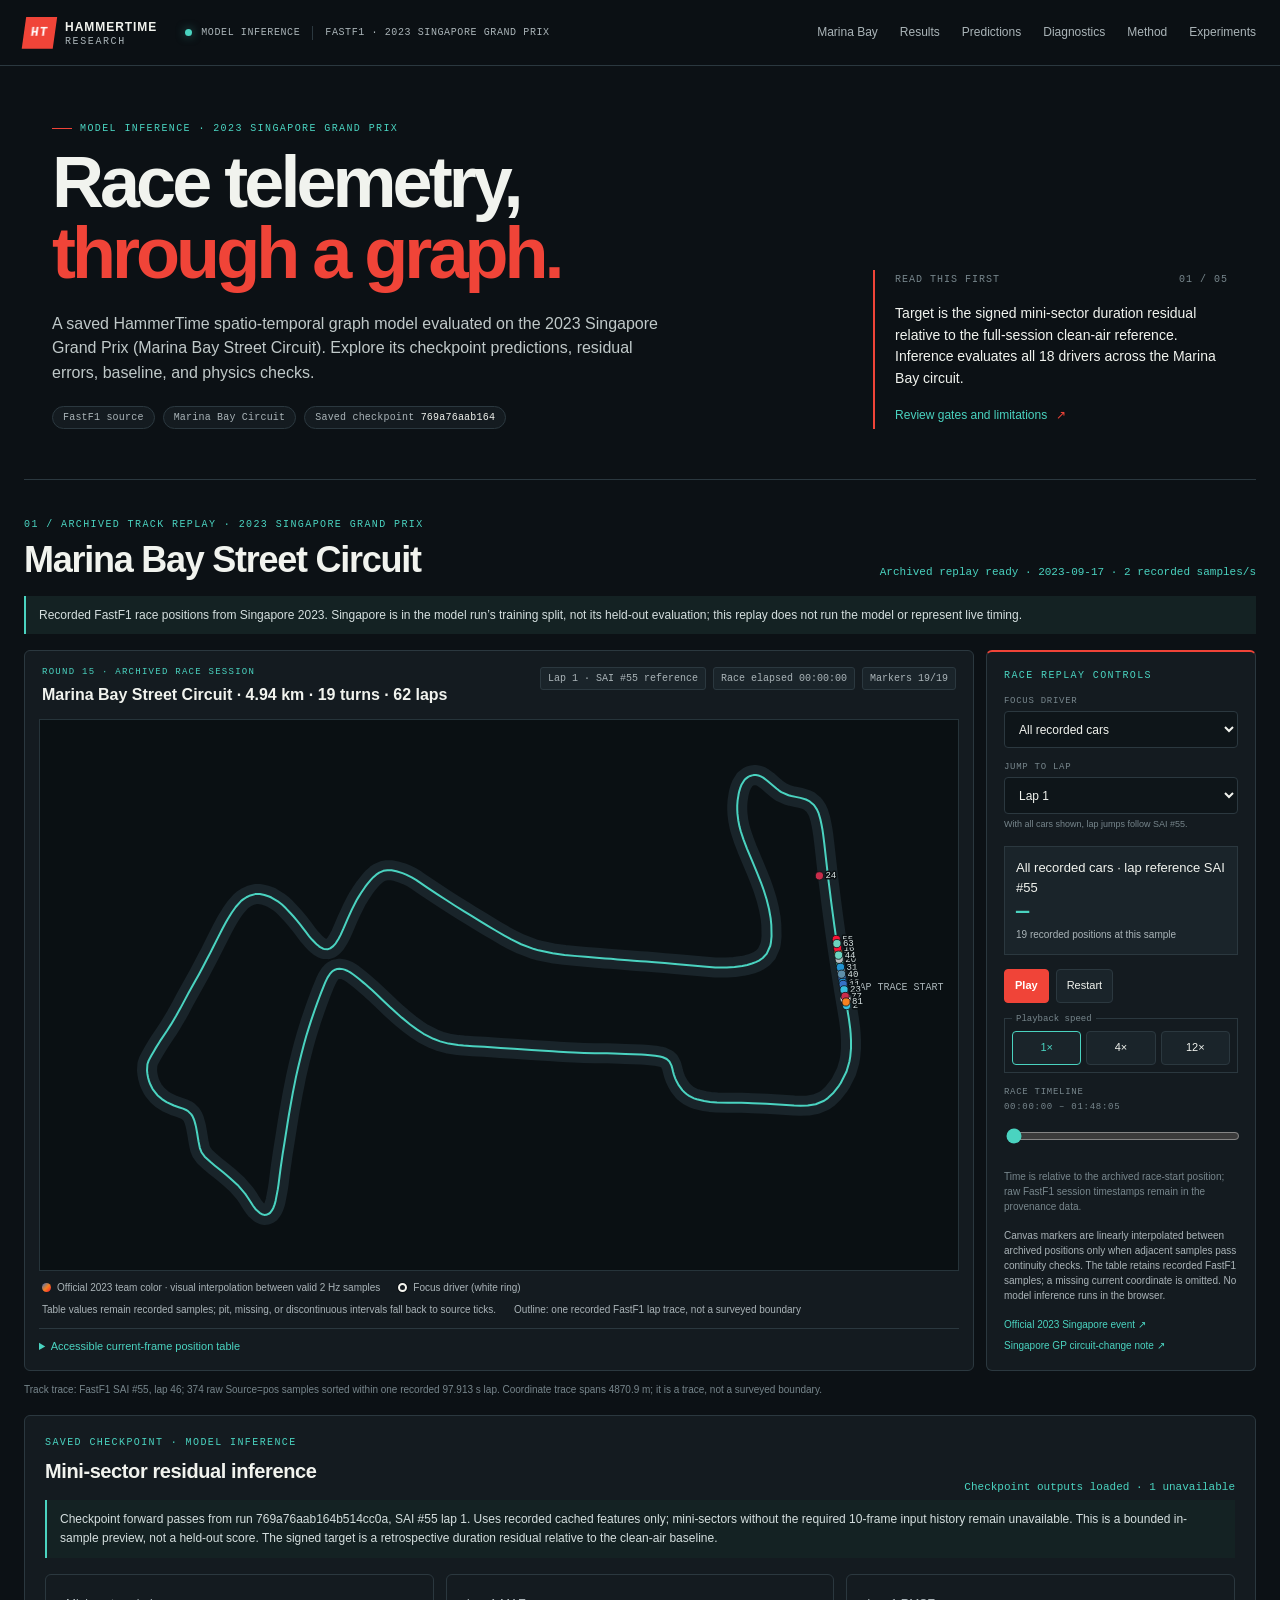
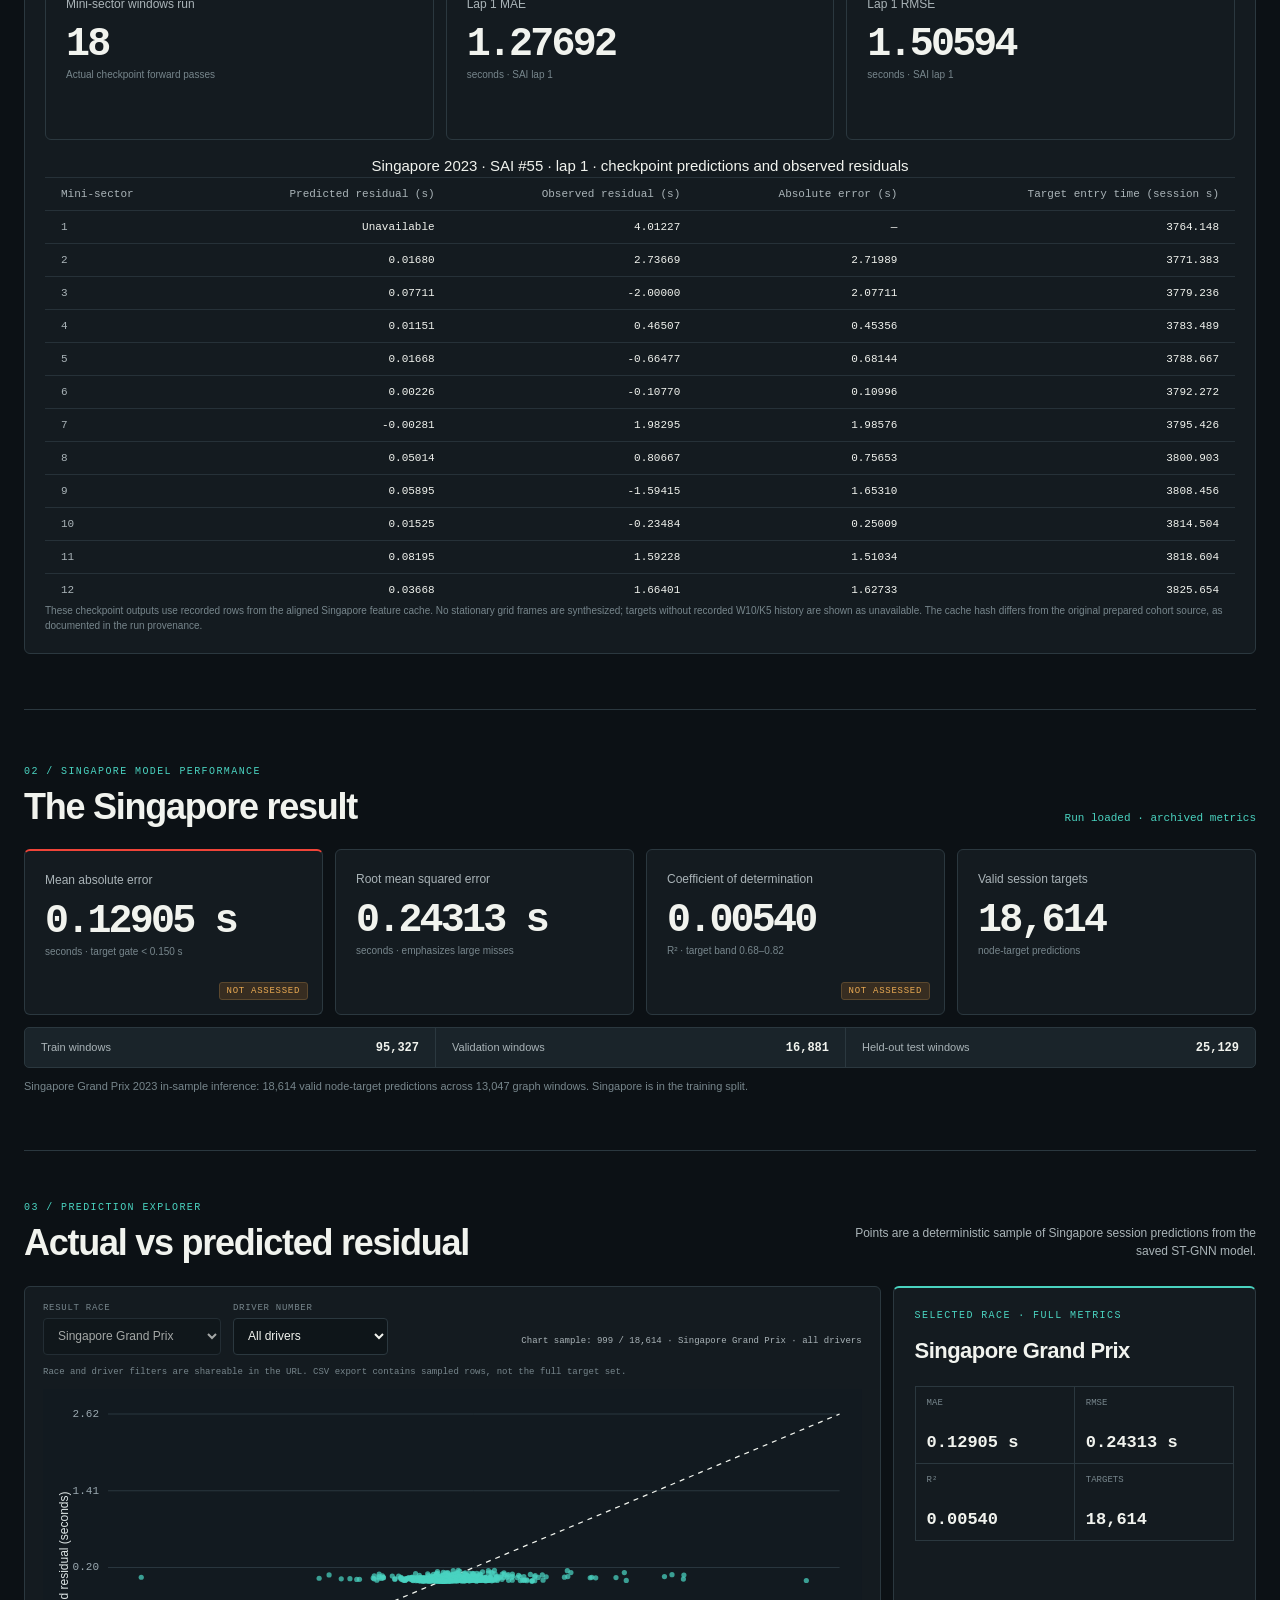
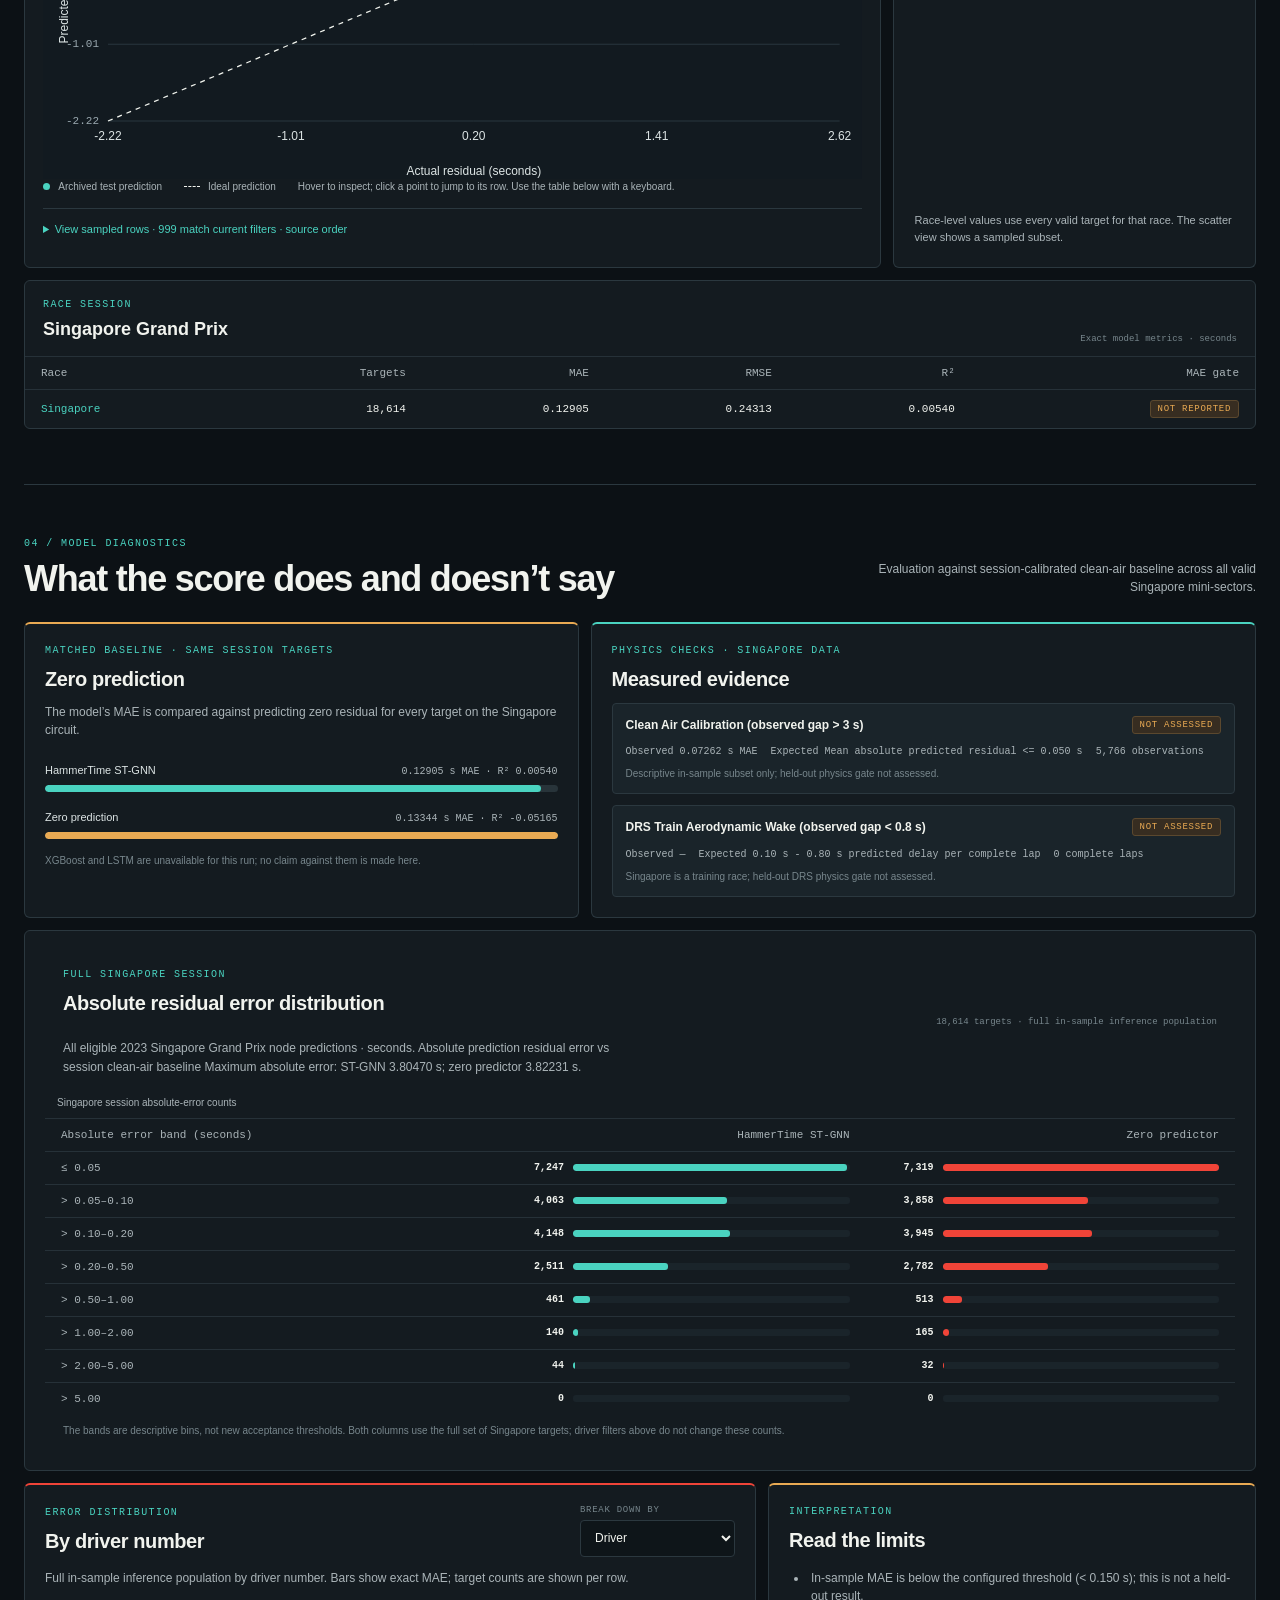
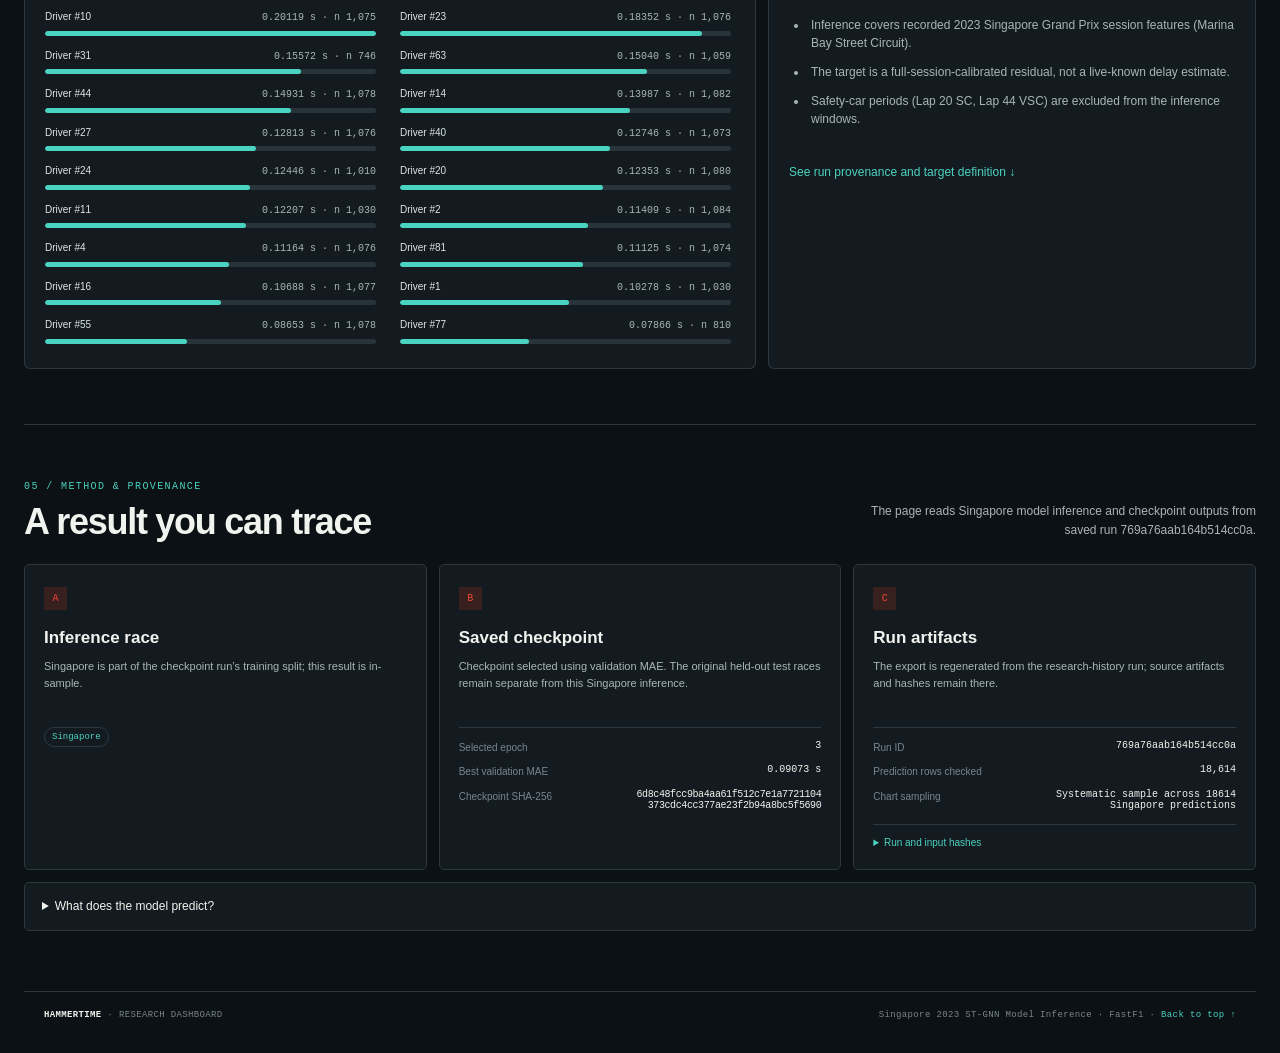
<file: hammertime_100/frontend/index.html>
<!doctype html>
<html lang="en">
<head>
  <meta charset="utf-8">
  <meta name="viewport" content="width=device-width, initial-scale=1">
  <meta name="color-scheme" content="dark">
  <meta name="description" content="Archived FastF1 2023 Marina Bay race replay and research dashboard for HammerTime ST-GNN model inference on the Singapore Grand Prix.">
  <title>HammerTime | Marina Bay Replay & Singapore Model Inference</title>
  <link rel="stylesheet" href="style.css?v=marina-bay-replay-1">
  <script src="driver_assets.js?v=singapore-1" defer></script>
  <script src="app.js?v=singapore-inference-2" defer></script>
</head>
<body>
  <a class="skip-link" href="#main">Skip to page content</a>
  <header class="topbar">
    <a class="wordmark" href="#top" aria-label="HammerTime model evaluation home"><span class="mark">HT</span><span>HAMMERTIME <small>RESEARCH</small></span></a>
    <div class="archive-status"><span class="status-dot"></span><span>MODEL INFERENCE</span><span class="status-divider"></span><span>FASTF1 · 2023 SINGAPORE GRAND PRIX</span></div>
    <nav aria-label="Page sections">
      <a href="#track-replay">Marina Bay</a><a href="#results">Results</a><a href="#explorer">Predictions</a><a href="#diagnostics">Diagnostics</a><a href="#method">Method</a><a href="experiments.html">Experiments</a>
    </nav>
  </header>

  <main id="main" tabindex="-1">
    <section class="hero" id="top" aria-labelledby="page-title">
      <div class="hero-copy">
        <p class="eyebrow"><span class="eyebrow-line"></span>MODEL INFERENCE · 2023 SINGAPORE GRAND PRIX</p>
        <h1 id="page-title">Race telemetry,<br><em>through a graph.</em></h1>
        <p class="hero-lede">A saved HammerTime spatio-temporal graph model evaluated on the 2023 Singapore Grand Prix (Marina Bay Street Circuit). Explore its checkpoint predictions, residual errors, baseline, and physics checks.</p>
        <div class="hero-tags"><span>FastF1 source</span><span>Marina Bay Circuit</span><span>Saved checkpoint <code id="runIdShort">loading</code></span></div>
      </div>
      <aside class="hero-aside" aria-label="Evaluation caveat">
        <div class="aside-index">READ THIS FIRST <span>01 / 05</span></div>
        <p>Target is the signed mini-sector duration residual relative to the full-session clean-air reference. Inference evaluates all 18 drivers across the Marina Bay circuit.</p>
        <a href="#diagnostics">Review gates and limitations <span aria-hidden="true">↗</span></a>
      </aside>
    </section>

    <section class="page-section track-replay-section" id="track-replay" aria-labelledby="track-replay-title">
      <div class="section-heading">
        <div><p class="eyebrow">01 / ARCHIVED TRACK REPLAY · 2023 SINGAPORE GRAND PRIX</p><h2 id="track-replay-title">Marina Bay Street Circuit</h2></div>
        <p id="trackReplayStatus" class="load-status" role="status" aria-live="polite">Loading archived position data…</p>
      </div>
      <div id="trackReplayError" class="error-banner" role="alert" hidden></div>
      <p class="track-replay-context">Recorded FastF1 race positions from Singapore 2023. Singapore is in the model run’s training split, not its held-out evaluation; this replay does not run the model or represent live timing.</p>
      <div class="track-replay-layout">
        <article class="track-map-card">
          <div class="track-map-heading">
            <div><span class="eyebrow">ROUND 15 · ARCHIVED RACE SESSION</span><strong id="trackCircuitFacts">Marina Bay · — km · — laps</strong></div>
            <div class="track-live-readout"><span id="trackCurrentLap">Lap —</span><span id="trackReplayClock">Replay elapsed 00:00:00</span><span id="trackPositionCoverage">Positions —</span></div>
          </div>
          <div class="track-canvas-wrap"><canvas id="marinaBayCanvas" width="1000" height="600" role="img" aria-label="Archived Singapore 2023 race positions on the Marina Bay Street Circuit; loading position data"></canvas></div>
          <div class="track-map-legend"><span><i class="track-dot"></i> Official 2023 team color · visual interpolation between valid 2 Hz samples</span><span><i class="track-dot track-dot-focus"></i> Focus driver (white ring)</span><span>Table values remain recorded samples; pit, missing, or discontinuous intervals fall back to source ticks.</span><span>Outline: one recorded FastF1 lap trace, not a surveyed boundary</span></div>
          <details class="track-frame-details">
            <summary>Accessible current-frame position table</summary>
            <div class="table-scroll" tabindex="0" role="region" aria-keyshortcuts="ArrowLeft ArrowRight" aria-label="Current archived race frame positions table">
              <table><caption id="trackFrameCaption">Archived FastF1 positions at selected replay time</caption><thead><tr><th scope="col">Driver</th><th scope="col">Lap</th><th scope="col">X (m)</th><th scope="col">Y (m)</th><th scope="col">Speed (km/h)</th><th scope="col">Position status</th></tr></thead><tbody id="trackFrameRows"><tr><td colspan="6">Loading archived positions…</td></tr></tbody></table>
            </div>
          </details>
        </article>
        <aside class="track-control-card" aria-label="Archived race replay controls">
          <p class="eyebrow">RACE REPLAY CONTROLS</p>
          <label for="replayDriverFilter">Focus driver<select id="replayDriverFilter" disabled><option value="all">All recorded cars</option></select></label>
          <label for="replayLapFilter">Jump to lap<select id="replayLapFilter" disabled><option>Loading laps…</option></select></label>
          <small id="replayLapReference" class="replay-control-hint">Lap jumps follow the selected driver.</small>
          <div class="replay-driver-summary"><span id="replayFocusDriver">All recorded cars</span><strong id="replayFocusSpeed">—</strong><small id="replayFocusStatus">Select a driver to focus its marker.</small></div>
          <div class="replay-transport">
            <button id="replayPlayPause" class="replay-play" type="button" disabled aria-label="Play archived race replay">Play</button>
            <button id="replayReset" type="button" disabled>Restart</button>
            <fieldset class="replay-speed"><legend>Playback speed</legend>
              <button type="button" data-replay-speed="1" aria-pressed="true" disabled>1×</button>
              <button type="button" data-replay-speed="4" aria-pressed="false" disabled>4×</button>
              <button type="button" data-replay-speed="12" aria-pressed="false" disabled>12×</button>
            </fieldset>
          </div>
          <label for="replayScrubber" class="replay-scrubber-label">Race timeline <span id="replayScrubberRange">—</span></label>
          <input id="replayScrubber" type="range" min="0" max="0" step="0.5" value="0" disabled aria-describedby="replayTimeNote">
          <p id="replayTimeNote" class="muted-note">Time is relative to the archived race-start position; raw FastF1 session timestamps remain in the provenance data.</p>
          <p class="replay-source-note">Canvas markers are linearly interpolated between archived positions only when adjacent samples pass continuity checks. The table retains recorded FastF1 samples; a missing current coordinate is omitted. No model inference runs in the browser.</p>
          <p class="replay-source-links"><a href="https://www.formula1.com/en/racing/2023/singapore" target="_blank" rel="noreferrer">Official 2023 Singapore event ↗</a><a href="https://singaporegp.sg/en/news/22/2022-updates-to-the-marina-bay-street-circuit/" target="_blank" rel="noreferrer">Singapore GP circuit-change note ↗</a></p>
        </aside>
      </div>
      <p class="track-outline-source" id="trackOutlineSource">Track trace source: loading provenance…</p>
      <article class="marina-inference panel" aria-labelledby="marina-inference-title">
        <div class="section-heading">
          <div><p class="eyebrow">SAVED CHECKPOINT · MODEL INFERENCE</p><h3 id="marina-inference-title">Mini-sector residual inference</h3></div>
          <p id="marinaInferenceStatus" class="load-status" role="status" aria-live="polite">Loading inference sample…</p>
        </div>
        <p class="track-replay-context">Checkpoint forward passes from run 769a76aab164b514cc0a, SAI #55 lap 1. Uses recorded cached features only; mini-sectors without the required 10-frame input history remain unavailable. This is a bounded in-sample preview, not a held-out score. The signed target is a retrospective duration residual relative to the clean-air baseline.</p>
        <div id="marinaInferenceError" class="error-banner" role="alert" hidden></div>
        <div class="metric-grid inference-metrics" aria-label="Single-lap Singapore checkpoint inference metrics">
          <article class="metric-card"><p>Mini-sector windows run</p><strong id="marinaInferenceCount">—</strong><span>Actual checkpoint forward passes</span></article>
          <article class="metric-card"><p>Lap 1 MAE</p><strong id="marinaInferenceMae">—</strong><span>seconds · SAI lap 1</span></article>
          <article class="metric-card"><p>Lap 1 RMSE</p><strong id="marinaInferenceRmse">—</strong><span>seconds · SAI lap 1</span></article>
        </div>
        <div class="table-scroll inference-table-scroll" tabindex="0" role="region" aria-label="Singapore SAI lap 1 archived checkpoint inference by mini-sector">
          <table><caption>Singapore 2023 · SAI #55 · lap 1 · checkpoint predictions and observed residuals</caption><thead><tr><th scope="col">Mini-sector</th><th scope="col">Predicted residual (s)</th><th scope="col">Observed residual (s)</th><th scope="col">Absolute error (s)</th><th scope="col">Target entry time (session s)</th></tr></thead><tbody id="marinaInferenceRows"><tr><td colspan="5">Loading archived inference…</td></tr></tbody></table>
        </div>
        <p class="muted-note">These checkpoint outputs use recorded rows from the aligned Singapore feature cache. No stationary grid frames are synthesized; targets without recorded W10/K5 history are shown as unavailable. The cache hash differs from the original prepared cohort source, as documented in the run provenance.</p>
      </article>
    </section>

    <section class="results-section page-section" id="results" aria-labelledby="results-title">
      <div class="section-heading">
        <div><p class="eyebrow">02 / SINGAPORE MODEL PERFORMANCE</p><h2 id="results-title">The Singapore result</h2></div>
        <p id="loadStatus" class="load-status" role="status" aria-live="polite">Loading Singapore model inference…</p>
      </div>
      <div id="dataError" class="error-banner" role="alert" hidden></div>
      <div class="metric-grid" id="metricGrid" aria-busy="true">
        <article class="metric-card metric-primary"><p>Mean absolute error</p><strong id="metricMae">—</strong><span>seconds · target gate &lt; 0.150 s</span><b id="maeGate" class="gate-pill">—</b></article>
        <article class="metric-card"><p>Root mean squared error</p><strong id="metricRmse">—</strong><span>seconds · emphasizes large misses</span></article>
        <article class="metric-card"><p>Coefficient of determination</p><strong id="metricR2">—</strong><span>R² · target band 0.68–0.82</span><b id="r2Gate" class="gate-pill">—</b></article>
        <article class="metric-card"><p>Valid session targets</p><strong id="metricN">—</strong><span>node-target predictions</span></article>
      </div>
      <div class="split-strip" id="splitStrip" aria-label="Race split counts"></div>
      <p class="count-note" id="countNote"></p>
    </section>

    <section class="page-section explorer-section" id="explorer" aria-labelledby="explorer-title">
      <div class="section-heading">
        <div><p class="eyebrow">03 / PREDICTION EXPLORER</p><h2 id="explorer-title">Actual vs predicted residual</h2></div>
        <p class="section-note">Points are a deterministic sample of Singapore session predictions from the saved ST-GNN model.</p>
      </div>
      <div class="explorer-layout">
        <div class="chart-card">
          <div class="chart-toolbar">
        <label for="raceFilter">Result race<select id="raceFilter" disabled><option>Loading races…</option></select></label>
            <label for="driverFilter">Driver number<select id="driverFilter" disabled><option value="all">All drivers</option></select></label>
            <span class="sample-label" id="sampleLabel">Chart sample: —</span>
            <span class="filter-share-note">Race and driver filters are shareable in the URL. CSV export contains sampled rows, not the full target set.</span>
          </div>
          <div class="chart-wrap"><canvas id="predictionChart" role="img" aria-describedby="pointTooltip" aria-label="Scatter plot of actual versus predicted residuals; loading archived predictions"></canvas><div id="pointTooltip" class="point-tooltip" role="tooltip" aria-hidden="true" hidden></div></div>
          <div class="chart-foot"><span><i class="dot-prediction"></i> Archived test prediction</span><span><i class="line-reference"></i> Ideal prediction</span><span>Hover to inspect; click a point to jump to its row. Use the table below with a keyboard.</span></div>
          <details class="prediction-data" id="predictionDataDetails">
            <summary id="predictionRowsSummary">View sampled prediction rows</summary>
            <div class="sample-table-toolbar">
              <label for="sampleOrderFilter">Order sampled rows<select id="sampleOrderFilter" aria-describedby="sampleOrderScope" disabled><option value="source">Source order</option><option value="largest-error">Largest absolute error first</option><option value="smallest-error">Smallest absolute error first</option></select></label>
              <button id="downloadSampleCsv" class="sample-download" type="button" disabled>Download filtered sample CSV</button>
              <button id="downloadViewProvenance" class="sample-download" type="button" disabled>Download view provenance JSON</button>
              <p class="sample-order-scope" id="sampleOrderScope">Ordering applies to this deterministic sample only. CSV follows this order.</p>
            </div>
            <p class="table-scroll-hint">On narrow screens, focus the table region and use Left/Right arrow keys to scroll across columns.</p>
            <div class="table-scroll" tabindex="0" role="region" aria-keyshortcuts="ArrowLeft ArrowRight" aria-label="Scrollable sampled prediction table; use Left and Right arrow keys to view all columns"><table><caption id="predictionTableCaption">Sampled Singapore predictions matching the race and driver filters; mini-sector labels are 1–20.</caption><thead><tr><th scope="col">Race</th><th scope="col">Driver</th><th scope="col">Lap</th><th scope="col">Mini-sector (1–20)</th><th scope="col">Actual</th><th scope="col">Predicted</th><th scope="col">Residual error</th></tr></thead><tbody id="predictionTableBody"></tbody></table></div>
            <div class="prediction-pagination"><span id="predictionPageStatus" aria-live="polite">No rows selected</span><div><button id="predictionPagePrev" type="button" disabled>Previous</button><button id="predictionPageNext" type="button" disabled>Next</button></div></div>
          </details>
          <p id="downloadStatus" class="download-status" aria-live="polite"></p>
        </div>
        <aside class="race-card">
          <p class="eyebrow">SELECTED RACE · FULL METRICS</p>
          <h3 id="selectedRaceTitle">Singapore Grand Prix</h3>
          <div class="race-metrics"><div><span>MAE</span><strong id="raceMae">—</strong></div><div><span>RMSE</span><strong id="raceRmse">—</strong></div><div><span>R²</span><strong id="raceR2">—</strong></div><div><span>Targets</span><strong id="raceN">—</strong></div></div>
          <p class="race-footnote">Race-level values use every valid target for that race. The scatter view shows a sampled subset.</p>
        </aside>
      </div>
      <div class="table-card">
        <div class="table-heading"><div><p class="eyebrow">RACE SESSION</p><h3>Singapore Grand Prix</h3></div><span class="table-unit">Exact model metrics · seconds</span></div>
        <div class="table-scroll" tabindex="0" role="region" aria-keyshortcuts="ArrowLeft ArrowRight" aria-label="Scrollable Singapore race metrics table; use Left and Right arrow keys to view all columns"><table><thead><tr><th scope="col">Race</th><th scope="col">Targets</th><th scope="col">MAE</th><th scope="col">RMSE</th><th scope="col">R²</th><th scope="col">MAE gate</th></tr></thead><tbody id="raceTableBody"><tr><td colspan="6">Loading run data…</td></tr></tbody></table></div>
      </div>
    </section>

    <section class="page-section diagnostics-section" id="diagnostics" aria-labelledby="diagnostics-title">
      <div class="section-heading">
        <div><p class="eyebrow">04 / MODEL DIAGNOSTICS</p><h2 id="diagnostics-title">What the score does and doesn’t say</h2></div>
        <p class="section-note">Evaluation against session-calibrated clean-air baseline across all valid Singapore mini-sectors.</p>
      </div>
      <div class="diagnostic-grid">
        <article class="panel baseline-panel">
          <p class="eyebrow">MATCHED BASELINE · SAME SESSION TARGETS</p><h3>Zero prediction</h3>
          <p class="panel-copy">The model’s MAE is compared against predicting zero residual for every target on the Singapore circuit.</p>
          <div class="baseline-compare" id="baselineCompare"></div>
          <p class="muted-note">XGBoost and LSTM are unavailable for this run; no claim against them is made here.</p>
        </article>
        <article class="panel physics-panel">
          <p class="eyebrow">PHYSICS CHECKS · SINGAPORE DATA</p><h3>Measured evidence</h3>
          <div id="physicsList" class="physics-list"><p class="muted-note">Loading recorded checks…</p></div>
        </article>
      </div>
      <article class="panel full-error-panel" aria-labelledby="full-error-title">
        <div class="table-heading"><div><p class="eyebrow">FULL SINGAPORE SESSION</p><h3 id="full-error-title">Absolute residual error distribution</h3></div><span id="errorPopulation" class="table-unit">— targets</span></div>
        <p id="errorDistributionNote" class="panel-copy">Loading Singapore error distribution…</p>
        <div class="table-scroll error-distribution-scroll"><table class="error-distribution-table"><caption>Singapore session absolute-error counts</caption><thead><tr><th scope="col">Absolute error band (seconds)</th><th scope="col">HammerTime ST-GNN</th><th scope="col">Zero predictor</th></tr></thead><tbody id="errorDistributionBody"><tr><td colspan="3">Loading Singapore error distribution…</td></tr></tbody></table></div>
        <p class="muted-note">The bands are descriptive bins, not new acceptance thresholds. Both columns use the full set of Singapore targets; driver filters above do not change these counts.</p>
      </article>
      <div class="detail-grid">
        <article class="panel detail-panel">
          <div class="detail-heading"><div><p class="eyebrow">ERROR DISTRIBUTION</p><h3 id="breakdownTitle">By driver</h3></div><label for="breakdownFilter">Break down by<select id="breakdownFilter"><option value="driver">Driver</option><option value="mini_sector">Mini-sector</option></select></label></div>
          <p id="breakdownDescription" class="panel-copy">Singapore Grand Prix summaries. Bars show exact MAE; target counts appear beside each group.</p>
          <div id="breakdownList" class="breakdown-list"><p class="muted-note">Loading breakdown…</p></div>
        </article>
        <article class="panel limitations-panel">
          <p class="eyebrow">INTERPRETATION</p><h3>Read the limits</h3>
          <ul>
            <li>In-sample MAE is below the configured threshold (&lt; 0.150 s); this is not a held-out result.</li>
            <li>Inference covers recorded 2023 Singapore Grand Prix session features (Marina Bay Street Circuit).</li>
            <li>The target is a full-session-calibrated residual, not a live-known delay estimate.</li>
            <li>Safety-car periods (Lap 20 SC, Lap 44 VSC) are excluded from the inference windows.</li>
          </ul>
          <a class="text-link" href="#method">See run provenance and target definition <span aria-hidden="true">↓</span></a>
        </article>
      </div>
    </section>

    <section class="page-section method-section" id="method" aria-labelledby="method-title">
      <div class="section-heading"><div><p class="eyebrow">05 / METHOD & PROVENANCE</p><h2 id="method-title">A result you can trace</h2></div><p class="section-note">The page reads Singapore model inference and checkpoint outputs from saved run 769a76aab164b514cc0a.</p></div>
      <div class="method-grid">
        <article class="method-card"><span class="method-number">A</span><h3>Inference race</h3><p>Singapore is part of the checkpoint run’s training split; this result is in-sample.</p><div id="testRaceList" class="race-chip-list"></div></article>
        <article class="method-card"><span class="method-number">B</span><h3>Saved checkpoint</h3><p>Checkpoint selected using validation MAE. The original held-out test races remain separate from this Singapore inference.</p><dl><dt>Selected epoch</dt><dd id="checkpointEpoch">—</dd><dt>Best validation MAE</dt><dd id="validationMae">—</dd><dt>Checkpoint SHA-256</dt><dd id="checkpointHash" class="hash-value">—</dd></dl></article>
        <article class="method-card"><span class="method-number">C</span><h3>Run artifacts</h3><p>The export is regenerated from the research-history run; source artifacts and hashes remain there.</p><dl><dt>Run ID</dt><dd id="runIdFull">—</dd><dt>Prediction rows checked</dt><dd id="predictionRows">—</dd><dt>Chart sampling</dt><dd id="samplingMethod">—</dd></dl><details class="hash-details"><summary>Run and input hashes</summary><dl id="hashList"></dl></details></article>
      </div>
      <details class="target-details"><summary>What does the model predict?</summary><p id="targetDefinition">Signed residual: actual mini-sector duration minus a clean-air reference fitted from the same full session, clipped under the saved run's rules. Because the reference uses the full session, this is retrospective, not a prospective live estimate or a causal measurement of traffic's effect.</p></details>
    </section>
  </main>

  <footer class="footer"><span><b>HAMMERTIME</b> · RESEARCH DASHBOARD</span><span>Singapore 2023 ST-GNN Model Inference · FastF1 · <a href="#top">Back to top ↑</a></span></footer>
</body>
</html>
</file>
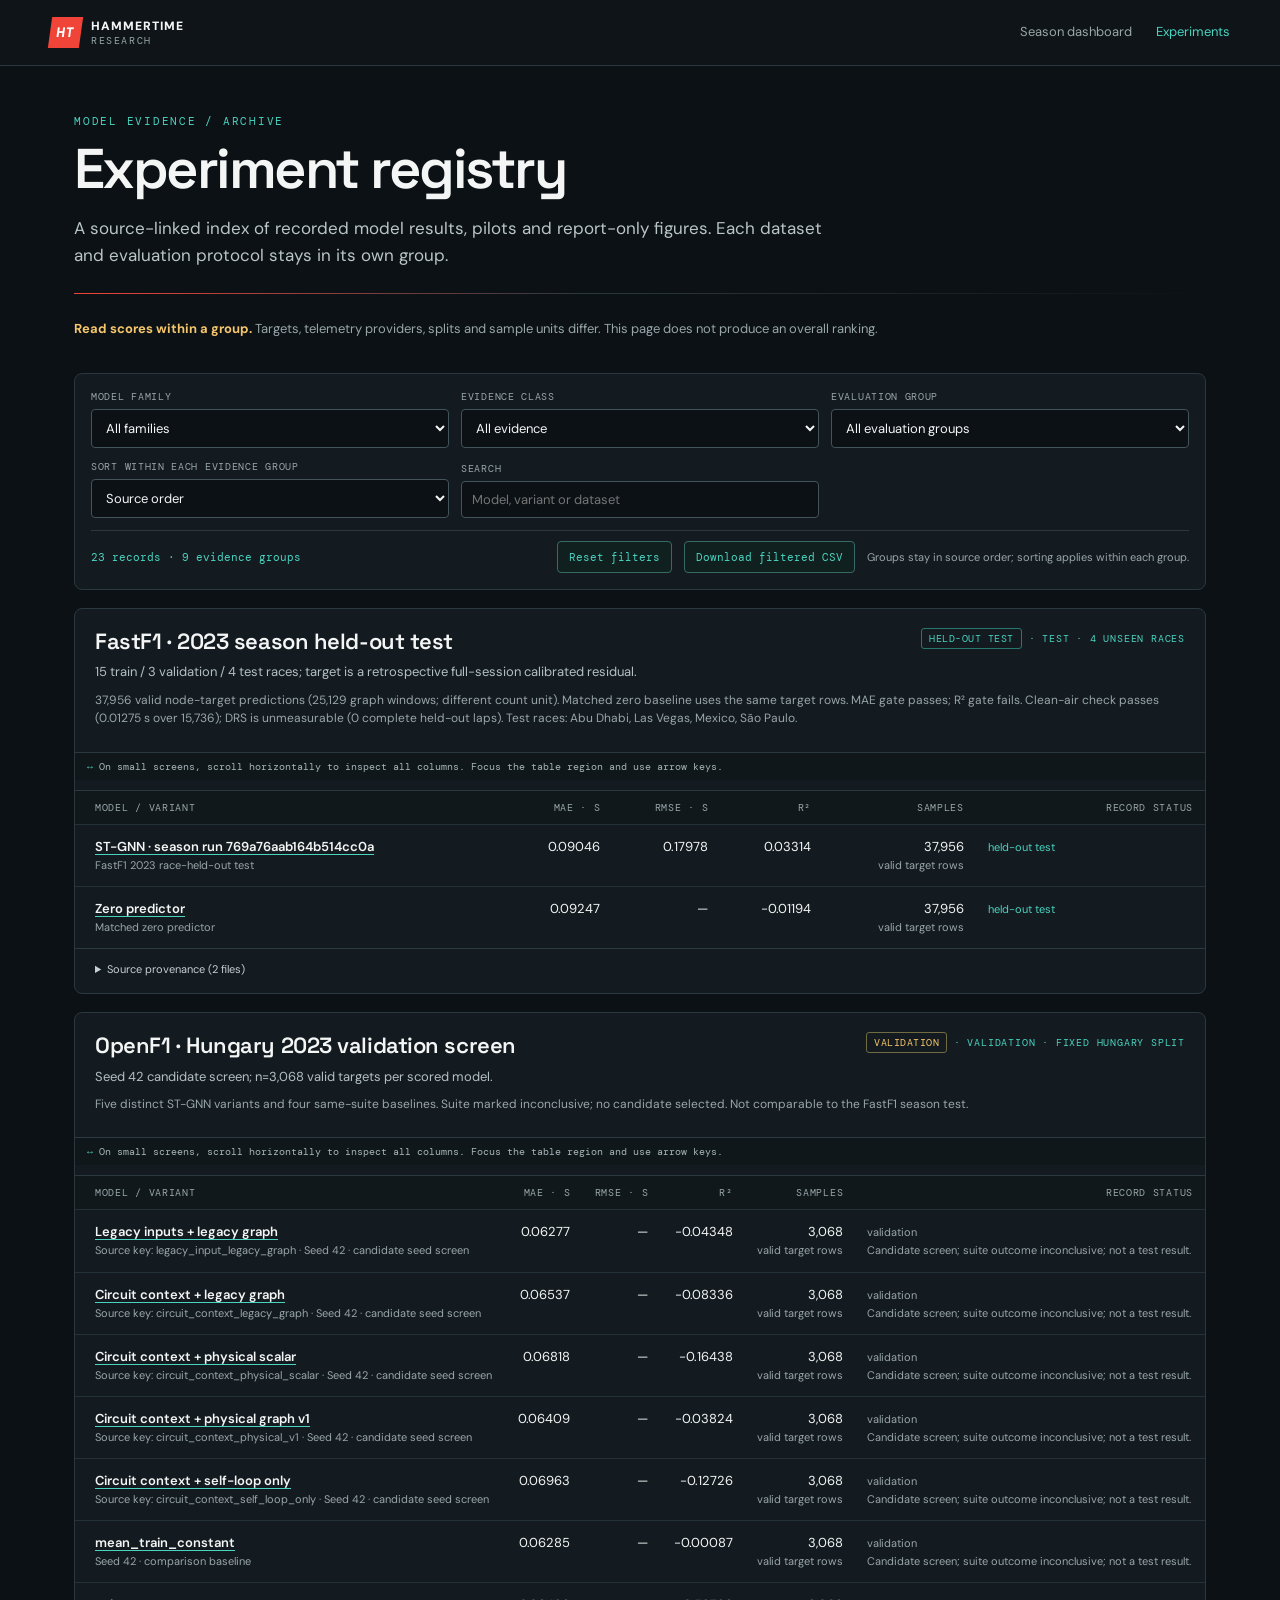
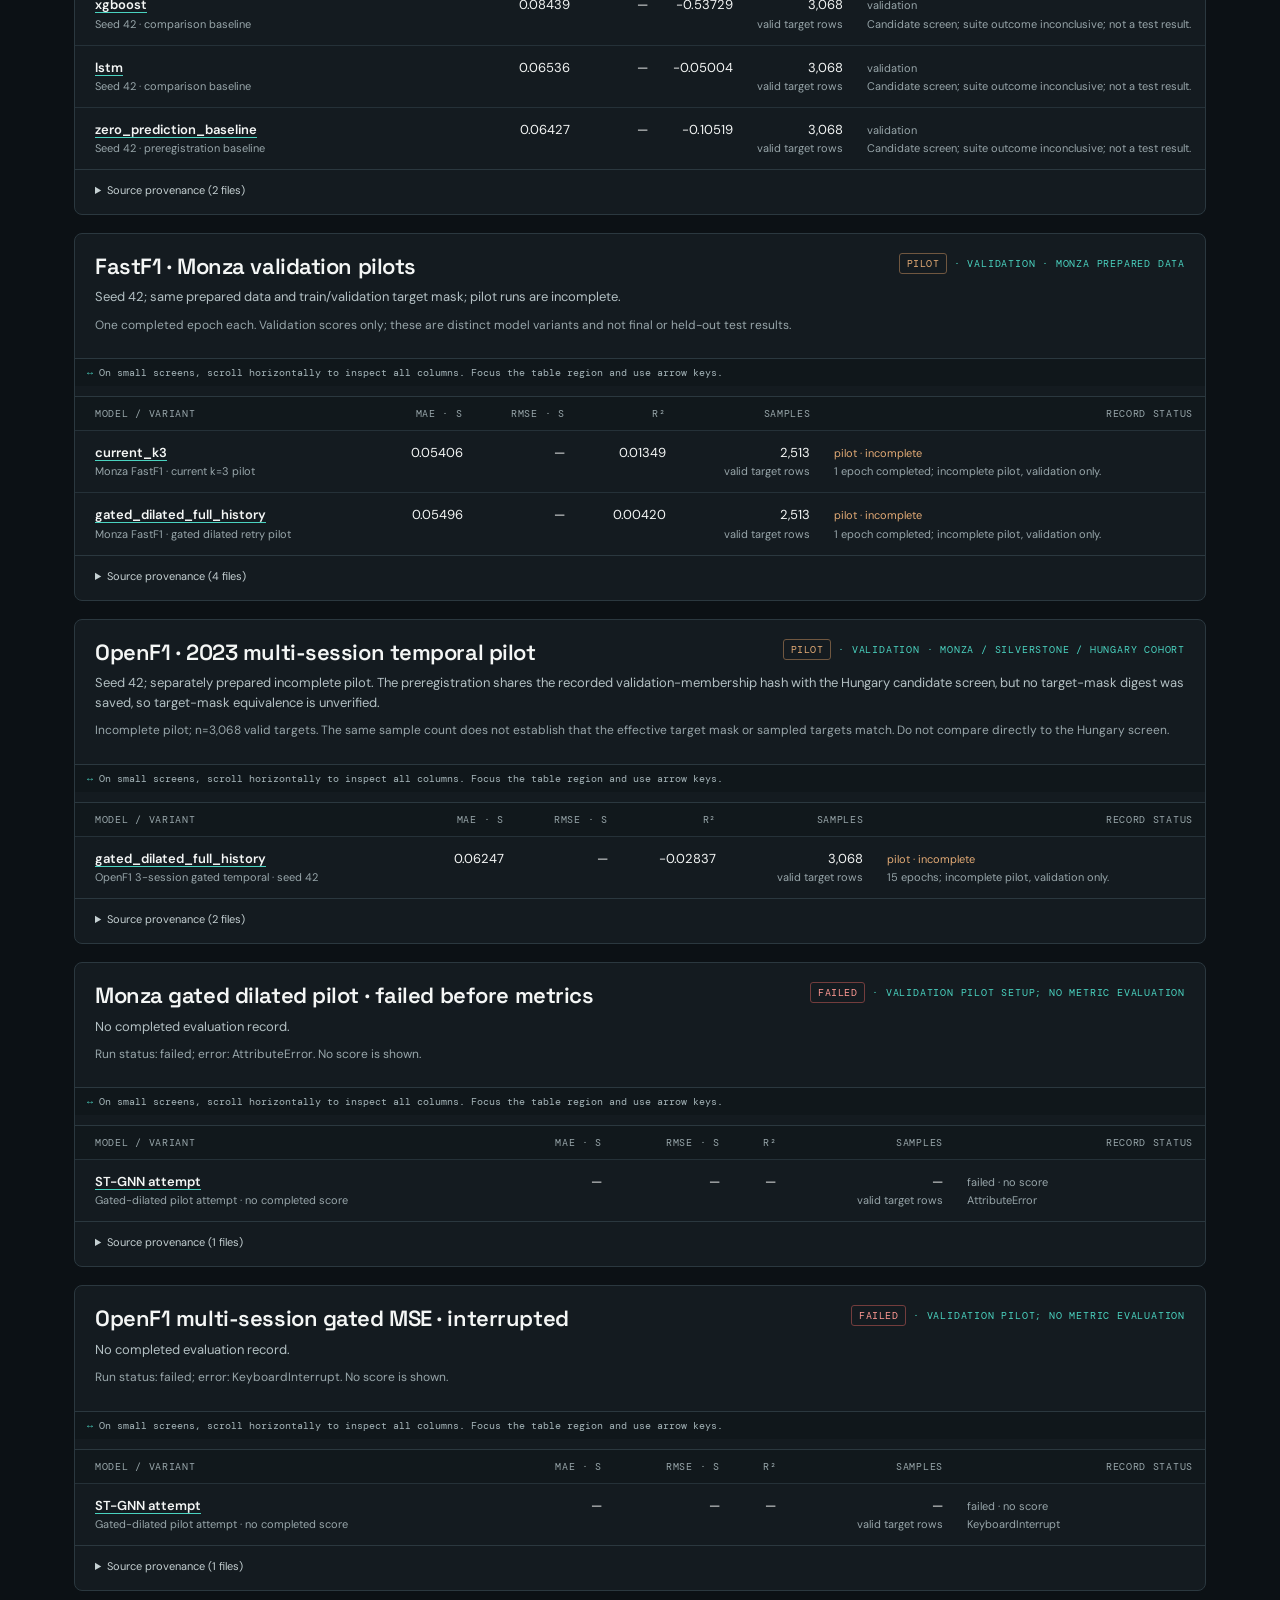
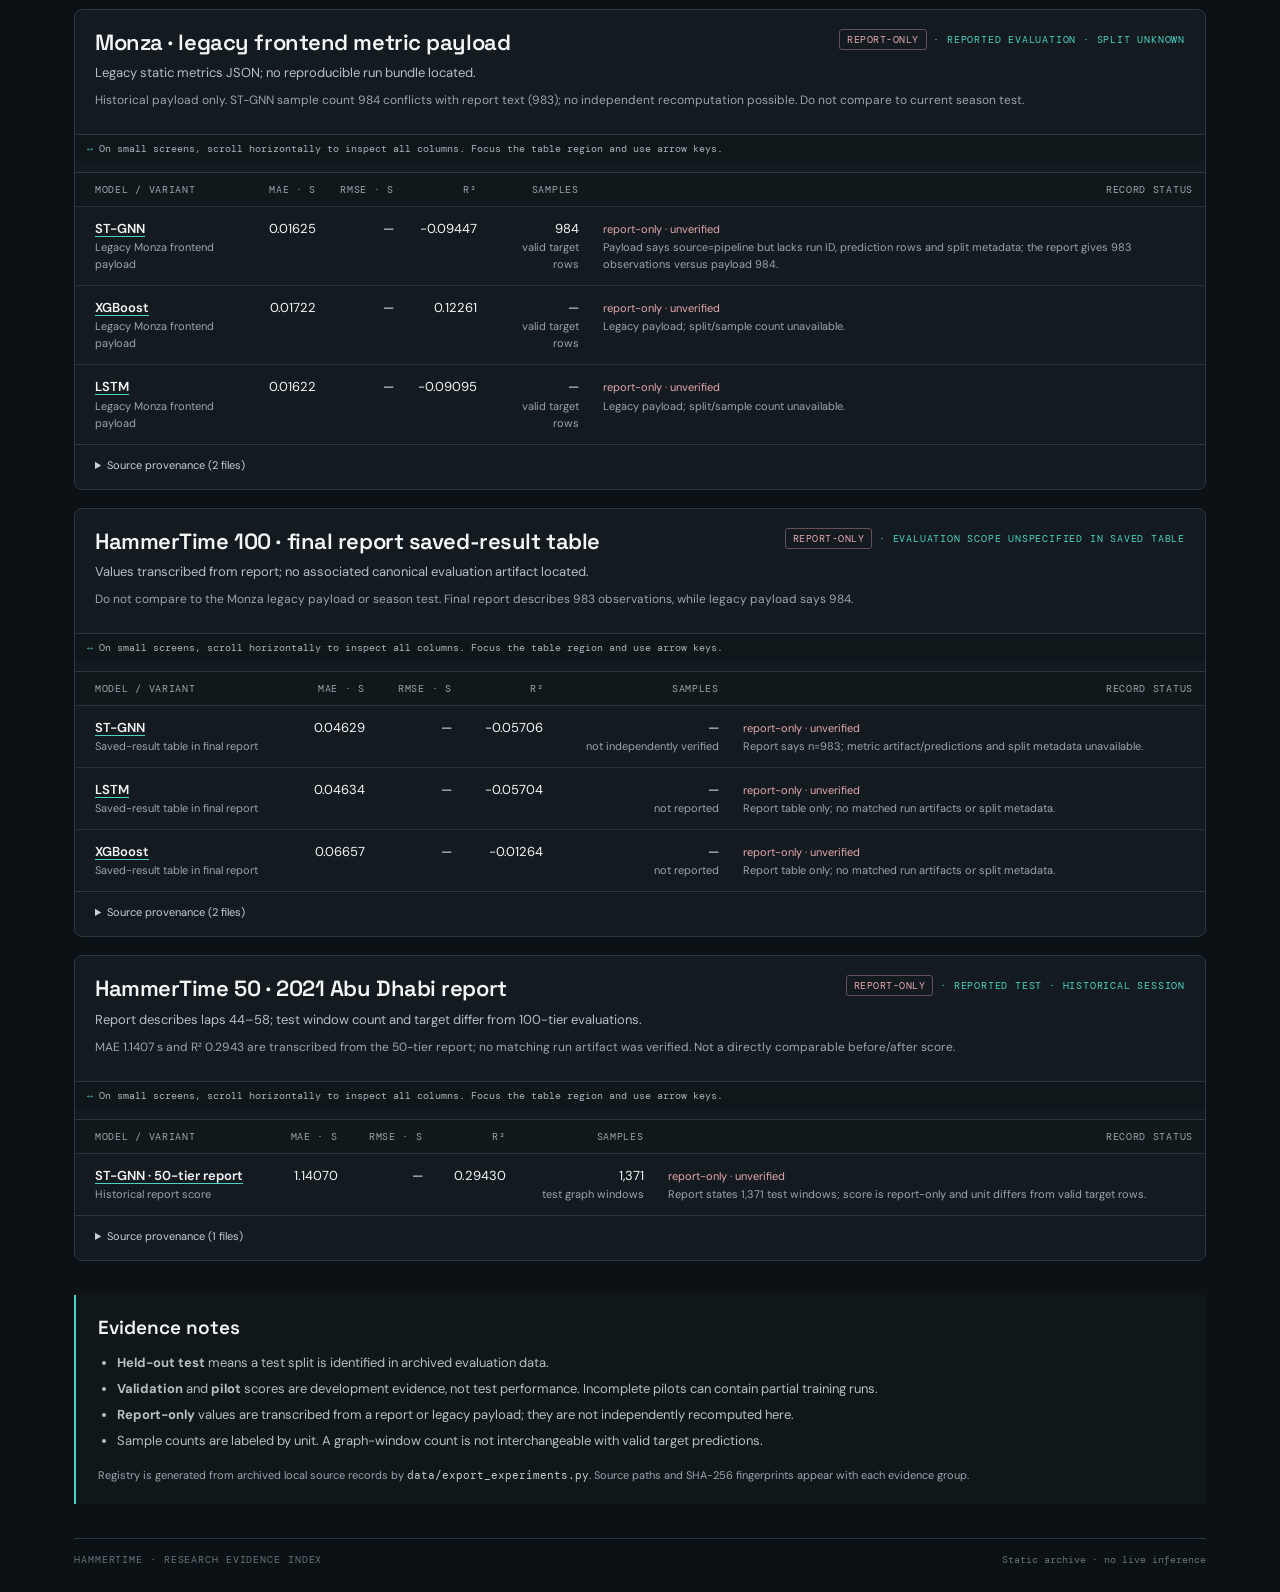
<file: hammertime_100/frontend/experiments.html>
<!doctype html>
<html lang="en">
<head>
  <meta charset="utf-8">
  <meta name="viewport" content="width=device-width, initial-scale=1">
  <meta name="theme-color" content="#0c1115">
  <title>Experiment registry · HammerTime</title>
  <link rel="stylesheet" href="experiments.css">
  <script src="experiments.js" defer></script>
</head>
<body>
  <a class="ex-skip" href="#page-content">Skip to experiment results</a>
  <header class="ex-topbar">
    <a class="ex-brand" href="index.html" aria-label="HammerTime model evaluation home"><span class="ex-mark">HT</span><span>HAMMERTIME <small>RESEARCH</small></span></a>
    <nav aria-label="Project pages"><a href="index.html">Season dashboard</a><span aria-current="page">Experiments</span></nav>
  </header>
  <main class="ex-shell" id="page-content" tabindex="-1">
    <section class="ex-intro" aria-labelledby="page-title">
      <p class="ex-eyebrow">MODEL EVIDENCE / ARCHIVE</p>
      <h1 id="page-title">Experiment registry</h1>
      <p class="ex-lede">A source-linked index of recorded model results, pilots and report-only figures. Each dataset and evaluation protocol stays in its own group.</p>
      <div class="ex-rule"></div>
      <p class="ex-caution"><strong>Read scores within a group.</strong> Targets, telemetry providers, splits and sample units differ. This page does not produce an overall ranking.</p>
    </section>
    <section class="ex-controls" aria-label="Registry filters and export">
      <label>Model family<select id="family-filter"><option value="all">All families</option></select></label>
      <label>Evidence class<select id="status-filter"><option value="all">All evidence</option></select></label>
      <label>Evaluation group<select id="group-filter"><option value="all">All evaluation groups</option></select></label>
      <label>Sort within each evidence group<select id="sort-filter"><option value="source">Source order</option><option value="mae-asc">MAE · lowest first</option><option value="r2-desc">R² · highest first</option></select></label>
      <label class="ex-search-label">Search<input id="search-filter" type="search" placeholder="Model, variant or dataset" autocomplete="off"></label>
      <div class="ex-control-actions"><p id="result-count" role="status" aria-live="polite">Loading registry…</p><button id="reset-filters" type="button">Reset filters</button><button id="download-csv" type="button" disabled>Download filtered CSV</button><span>Groups stay in source order; sorting applies within each group.</span></div>
      <p id="filter-message" role="status" aria-live="polite" hidden></p>
    </section>
    <section id="registry" aria-label="Experiment results" aria-live="polite">
      <p class="ex-loading">Loading archived source records…</p>
    </section>
    <section class="ex-method" aria-labelledby="method-title">
      <h2 id="method-title">Evidence notes</h2>
      <ul>
        <li><strong>Held-out test</strong> means a test split is identified in archived evaluation data.</li>
        <li><strong>Validation</strong> and <strong>pilot</strong> scores are development evidence, not test performance. Incomplete pilots can contain partial training runs.</li>
        <li><strong>Report-only</strong> values are transcribed from a report or legacy payload; they are not independently recomputed here.</li>
        <li>Sample counts are labeled by unit. A graph-window count is not interchangeable with valid target predictions.</li>
      </ul>
      <p class="ex-built">Registry is generated from archived local source records by <code>data/export_experiments.py</code>. Source paths and SHA-256 fingerprints appear with each evidence group.</p>
    </section>
    <footer>HAMMERTIME · RESEARCH EVIDENCE INDEX <span>Static archive · no live inference</span></footer>
  </main>
</body>
</html>
</file>
<file: hammertime_100/frontend/style.css>
:root {
  color-scheme: dark;
  --bg: #0c1115;
  --surface: #141b20;
  --surface-2: #1a242a;
  --line: #2b383f;
  --ink: #f1f3ee;
  --muted: #aab4b8;
  --dim: #77868c;
  --red: #f04438;
  --teal: #4ad3c0;
  --amber: #e9aa53;
  --good: #62d39a;
  --bad: #ff776e;
  --mono: ui-monospace, SFMono-Regular, Menlo, Consolas, monospace;
  --sans: Inter, "Segoe UI", Helvetica, Arial, sans-serif;
  --max: 1240px;
}
* { box-sizing: border-box; }
html { scroll-behavior: smooth; scroll-padding-top: 84px; }
body { margin: 0; min-width: 320px; background: var(--bg); color: var(--ink); font: 15px/1.55 var(--sans); }
a { color: inherit; }
button, select { font: inherit; }
button, select, summary, a { -webkit-tap-highlight-color: transparent; }
:focus-visible { outline: 3px solid var(--teal); outline-offset: 3px; }
.skip-link { position: fixed; z-index: 20; top: 8px; left: 8px; transform: translateY(-150%); padding: 9px 13px; background: var(--ink); color: var(--bg); border-radius: 4px; }
.skip-link:focus { transform: none; }
.topbar { height: 66px; padding: 0 max(24px, calc((100vw - var(--max)) / 2)); display: flex; align-items: center; gap: 28px; background: rgba(12,17,21,.96); border-bottom: 1px solid var(--line); position: sticky; top: 0; z-index: 10; backdrop-filter: blur(12px); }
.wordmark { display: inline-flex; gap: 10px; align-items: center; text-decoration: none; font-weight: 850; letter-spacing: .08em; white-space: nowrap; font-size: 12px; }
.wordmark small { display: block; color: var(--muted); font: 10px var(--mono); letter-spacing: .16em; }
.mark { display: grid; place-items: center; width: 31px; height: 31px; color: white; background: var(--red); font: 800 13px var(--mono); transform: skew(-8deg); }
.archive-status { display: flex; align-items: center; gap: 9px; color: var(--muted); font: 10px var(--mono); letter-spacing: .06em; white-space: nowrap; }
.status-dot { width: 7px; height: 7px; border-radius: 50%; background: var(--teal); box-shadow: 0 0 10px #4ad3c080; }
.status-divider { height: 14px; border-left: 1px solid var(--line); margin: 0 3px; }
.topbar nav { display: flex; align-items: center; gap: 22px; margin-left: auto; }
.topbar nav a { color: var(--muted); text-decoration: none; font-size: 12px; }
.topbar nav a:hover { color: var(--ink); }
.hero { max-width: var(--max); margin: 0 auto; min-height: 350px; padding: 56px 28px 50px; display: grid; grid-template-columns: minmax(0,1.6fr) minmax(260px,.75fr); align-items: end; gap: 64px; border-bottom: 1px solid var(--line); }
.eyebrow { margin: 0 0 12px; color: var(--teal); font: 10px/1.3 var(--mono); letter-spacing: .14em; text-transform: uppercase; }
.eyebrow-line { display: inline-block; width: 20px; height: 1px; background: var(--red); vertical-align: middle; margin-right: 8px; }
h1,h2,h3,h4,p { margin-top: 0; }
.hero h1 { margin: 0; font-size: clamp(42px, 6vw, 72px); letter-spacing: -.055em; line-height: .99; font-weight: 760; }
.hero h1 em { color: var(--red); font-style: normal; }
.hero-lede { max-width: 620px; color: #c0c9c9; font-size: 16px; margin: 22px 0 20px; }
.hero-tags { display: flex; flex-wrap: wrap; gap: 8px; }
.hero-tags span { color: var(--muted); border: 1px solid var(--line); background: var(--surface); border-radius: 99px; padding: 5px 10px; font: 10px var(--mono); letter-spacing: .02em; }
code { font-family: var(--mono); color: var(--ink); }
.hero-aside { border-left: 2px solid var(--red); padding: 4px 0 4px 20px; color: var(--muted); font-size: 13px; }
.aside-index { display: flex; justify-content: space-between; color: var(--dim); font: 10px var(--mono); letter-spacing: .1em; }
.hero-aside p { color: var(--ink); margin: 18px 0 15px; font-size: 14px; }
.hero-aside a, .text-link { text-decoration: none; color: var(--teal); font-size: 12px; }
.hero-aside a span { color: var(--red); padding-left: 5px; }
main { padding: 0 24px; }
.page-section { max-width: var(--max); margin: 0 auto; padding: 55px 0; border-bottom: 1px solid var(--line); }
.track-replay-section { padding-top: 38px; }
.track-replay-context { margin: -7px 0 16px; padding: 10px 13px; color: #d5dfdf; background: #142223; border-left: 2px solid var(--teal); font-size: 12px; }
.track-replay-layout { display: grid; grid-template-columns: minmax(0,1fr) 270px; gap: 12px; align-items: stretch; }
.track-map-card, .track-control-card { min-width: 0; border: 1px solid var(--line); border-radius: 6px; background: var(--surface); }
.track-map-card { padding: 14px; }
.track-map-heading { display: flex; justify-content: space-between; align-items: flex-start; gap: 12px; padding: 2px 3px 11px; }
.track-map-heading > div:first-child { display: grid; gap: 4px; }
.track-map-heading .eyebrow { margin: 0; font-size: 9px; }
.track-map-heading strong { font-size: 16px; }
.track-live-readout { display: flex; flex-wrap: wrap; justify-content: flex-end; gap: 7px; color: var(--muted); font: 10px var(--mono); }
.track-live-readout span { padding: 5px 7px; border: 1px solid var(--line); background: var(--surface-2); border-radius: 3px; }
.track-canvas-wrap { width: 100%; aspect-ratio: 5 / 3; min-height: 240px; overflow: hidden; border: 1px solid #26343a; background: #0a1013; }
#marinaBayCanvas { display: block; width: 100%; height: 100%; }
.track-map-legend { display: flex; flex-wrap: wrap; gap: 7px 18px; padding: 9px 3px 10px; color: var(--muted); font-size: 10px; }
.track-map-legend span { display: inline-flex; align-items: center; gap: 6px; }
.track-dot { display: inline-block; width: 9px; height: 9px; border-radius: 50%; background: linear-gradient(135deg, #3671c6, #f58020 52%, #f91536); }
.track-dot-focus { background: transparent; border: 2px solid #f5f5ef; box-shadow: 0 0 0 1px #0c1115; }
.track-frame-details { border-top: 1px solid var(--line); padding-top: 9px; }
.track-frame-details summary { color: var(--teal); cursor: pointer; font-size: 11px; }
.track-frame-details table { min-width: 470px; }
.track-outline-source { margin: 11px 0 0; color: var(--dim); font-size: 10px; }
.track-control-card { padding: 17px; border-top: 2px solid var(--red); display: flex; flex-direction: column; gap: 14px; }
.track-control-card > .eyebrow { margin: 0; }
.track-control-card > label { display: flex; flex-direction: column; gap: 5px; color: var(--dim); font: 9px var(--mono); letter-spacing: .08em; text-transform: uppercase; }
.replay-control-hint { margin-top: -10px; color: var(--dim); font-size: 9px; }
.track-control-card select { width: 100%; min-width: 0; }
.replay-driver-summary { display: grid; gap: 2px; padding: 11px; background: var(--surface-2); border: 1px solid var(--line); }
.replay-driver-summary span { color: var(--ink); font-size: 13px; }
.replay-driver-summary strong { color: var(--teal); font: 600 22px var(--mono); }
.replay-driver-summary small { color: var(--muted); font-size: 10px; }
.replay-transport { display: flex; flex-wrap: wrap; align-items: center; gap: 7px; }
.replay-transport > button, .replay-speed button { min-height: 34px; padding: 6px 10px; border: 1px solid var(--line); border-radius: 4px; background: var(--surface-2); color: var(--ink); cursor: pointer; font-size: 11px; }
.replay-transport button:disabled, .replay-speed button:disabled { opacity: .5; cursor: not-allowed; }
.replay-transport > .replay-play { background: var(--red); border-color: var(--red); color: white; font-weight: 700; }
.replay-speed { min-width: 0; flex: 1 1 100%; display: flex; gap: 5px; margin: 4px 0 0; padding: 7px; border: 1px solid var(--line); }
.replay-speed legend { padding: 0 4px; color: var(--dim); font: 9px var(--mono); }
.replay-speed button { flex: 1; padding-inline: 5px; }
.replay-speed button[aria-pressed="true"] { border-color: var(--teal); color: var(--teal); }
.replay-scrubber-label { display: flex; justify-content: space-between; gap: 8px; color: var(--dim); font: 9px var(--mono); text-transform: uppercase; }
#replayScrubber { width: 100%; accent-color: var(--teal); }
.replay-source-note, .replay-source-links { margin: 0; color: var(--muted); font-size: 10px; line-height: 1.5; }
.replay-source-links { display: grid; gap: 6px; margin-top: auto; }
.replay-source-links a { color: var(--teal); text-decoration: none; }
.replay-source-links a:hover { text-decoration: underline; }
.track-outline-source { max-width: 950px; }
.section-heading { display: flex; align-items: end; justify-content: space-between; gap: 24px; margin-bottom: 23px; }
.section-heading h2 { margin: 0; font-size: clamp(25px, 3vw, 36px); letter-spacing: -.035em; line-height: 1.1; }
.section-heading .eyebrow { margin-bottom: 9px; }
.section-note, .load-status { max-width: 410px; margin: 0 0 2px; color: var(--muted); font-size: 12px; text-align: right; }
.load-status { color: var(--teal); font: 11px var(--mono); }
.error-banner { margin: 0 0 18px; padding: 12px 14px; color: #ffd1ce; background: #401e20; border: 1px solid #8f3437; border-radius: 6px; }
.metric-grid { display: grid; grid-template-columns: repeat(4, minmax(0,1fr)); gap: 12px; }
.metric-card { min-height: 166px; position: relative; padding: 20px; border: 1px solid var(--line); background: var(--surface); border-radius: 6px; display: flex; flex-direction: column; align-items: flex-start; }
.metric-card.metric-primary { border-top: 2px solid var(--red); }
.metric-card p { margin: 0; color: var(--muted); font-size: 12px; }
.metric-card strong { margin: 12px 0 2px; font: 700 clamp(28px, 3.2vw, 40px)/1 var(--mono); letter-spacing: -.07em; }
.metric-card span { color: var(--dim); font-size: 10px; }
.gate-pill { display: inline-flex; width: fit-content; align-items: center; padding: 3px 7px; border-radius: 3px; font: 9px var(--mono); letter-spacing: .08em; white-space: nowrap; }
.metric-card .gate-pill { position: absolute; right: 14px; bottom: 14px; }
.gate-pill.pass { color: var(--good); background: #123226; border: 1px solid #245a41; }
.gate-pill.fail { color: var(--bad); background: #3d2223; border: 1px solid #6e3437; }
.gate-pill.unmeasurable, .gate-pill.unknown { color: var(--amber); background: #372d21; border: 1px solid #5b482e; }
.split-strip { display: grid; grid-template-columns: repeat(3, 1fr); margin-top: 12px; background: var(--surface-2); border: 1px solid var(--line); border-radius: 5px; }
.split-item { display: flex; align-items: center; justify-content: space-between; padding: 11px 16px; gap: 12px; color: var(--muted); font-size: 11px; }
.split-item + .split-item { border-left: 1px solid var(--line); }
.split-item strong { color: var(--ink); font: 600 12px var(--mono); }
.count-note { margin: 10px 0 0; color: var(--dim); font-size: 11px; }
.explorer-section { padding-top: 50px; }
.explorer-layout { display: grid; grid-template-columns: minmax(0,1.65fr) minmax(240px,.7fr); gap: 12px; }
.chart-card, .race-card, .table-card, .panel { border: 1px solid var(--line); border-radius: 6px; background: var(--surface); }
.chart-card { min-width: 0; padding: 16px 18px 12px; }
.chart-toolbar { display: flex; flex-wrap: wrap; align-items: end; gap: 12px; }
.chart-toolbar label, .detail-heading label, .sample-table-toolbar label { display: flex; flex-direction: column; gap: 5px; color: var(--dim); font: 9px var(--mono); letter-spacing: .08em; text-transform: uppercase; }
select { min-height: 37px; min-width: 155px; padding: 7px 30px 7px 10px; background-color: #0e1519; color: var(--ink); border: 1px solid var(--line); border-radius: 4px; font: 12px var(--sans); letter-spacing: normal; text-transform: none; }
select:disabled { opacity: .65; }
.sample-label { margin-left: auto; padding-bottom: 9px; color: var(--muted); font: 9px var(--mono); }
.sample-download { border: 1px solid var(--line); border-radius: 4px; background: var(--surface-2); color: var(--ink); padding: 8px 10px; cursor: pointer; font-size: 10px; }
.sample-download:hover:not(:disabled) { border-color: var(--teal); color: var(--teal); }
.sample-download:disabled { cursor: not-allowed; opacity: .5; }
.download-status { min-height: 1em; margin: 7px 0 0; color: var(--muted); font: 10px var(--mono); }
.filter-share-note { color: var(--dim); font: 9px var(--mono); }
.sample-table-toolbar { display: flex; flex-wrap: wrap; align-items: end; gap: 10px 12px; margin: 11px 0; }
.sample-table-toolbar label { flex: 1 1 200px; }
.sample-table-toolbar select { width: 100%; min-width: 0; }
.sample-order-scope { flex: 1 1 100%; margin: 0; color: var(--dim); font-size: 10px; line-height: 1.45; }
.chart-wrap { position: relative; width: 100%; height: 390px; margin-top: 12px; }
#predictionChart { width: 100%; height: 100%; display: block; }
.point-tooltip { position: absolute; z-index: 2; max-width: min(360px, calc(100% - 16px)); padding: 9px 11px; border: 1px solid var(--teal); border-radius: 4px; background: #0c1115f2; color: var(--ink); box-shadow: 0 8px 24px #0008; font: 10px/1.5 var(--mono); pointer-events: none; }
.selected-point-row > td { background: #23443f; }
.chart-foot { display: flex; flex-wrap: wrap; gap: 8px 22px; color: var(--muted); font-size: 10px; }
.dot-prediction { display: inline-block; width: 7px; height: 7px; border-radius: 50%; background: var(--teal); margin-right: 6px; }
.line-reference { display: inline-block; width: 16px; border-top: 1px dashed var(--ink); vertical-align: middle; margin: 0 5px 2px 0; }
.race-card { padding: 21px; border-top: 2px solid var(--teal); display: flex; flex-direction: column; }
.race-card h3 { margin: 0 0 18px; text-transform: capitalize; font-size: 22px; letter-spacing: -.025em; }
.race-metrics { display: grid; grid-template-columns: 1fr 1fr; gap: 1px; background: var(--line); border: 1px solid var(--line); }
.race-metrics div { min-height: 76px; padding: 11px; background: var(--surface); display: flex; flex-direction: column; justify-content: space-between; }
.race-metrics span { color: var(--dim); font: 9px var(--mono); text-transform: uppercase; }
.race-metrics strong { font: 600 17px var(--mono); }
.race-footnote { margin: auto 0 0; padding-top: 18px; color: var(--muted); font-size: 11px; }
.table-card { margin-top: 12px; overflow: hidden; }
.table-heading { display: flex; justify-content: space-between; align-items: end; gap: 15px; padding: 17px 18px 12px; }
.table-heading .eyebrow { margin-bottom: 5px; }
.table-heading h3 { margin: 0; font-size: 18px; }
.full-error-panel { margin-top: 12px; overflow: hidden; }
.full-error-panel > .panel-copy, .full-error-panel > .muted-note { margin: 0; padding: 0 18px 12px; }
.full-error-panel > .muted-note { padding-top: 8px; }
.error-distribution-table { min-width: 620px; }
.error-distribution-table caption { caption-side: top; padding: 7px 12px; color: var(--muted); font-size: 10px; text-align: left; }
.error-distribution-table th:first-child { min-width: 145px; }
.error-count { display: grid; grid-template-columns: 52px minmax(90px, 1fr); align-items: center; gap: 9px; font: 10px var(--mono); }
.error-count strong { color: var(--ink); font-weight: 600; }
.error-count-track { height: 7px; overflow: hidden; border-radius: 3px; background: var(--surface-2); }
.error-count-fill { display: block; height: 100%; border-radius: inherit; background: var(--teal); }
.error-count-fill.zero { background: var(--red); }
.table-unit { color: var(--dim); font: 9px var(--mono); }
.table-scroll { overflow-x: auto; }
table { border-collapse: collapse; width: 100%; min-width: 650px; font-variant-numeric: tabular-nums; }
th, td { padding: 10px 16px; text-align: right; border-top: 1px solid #263138; font: 11px var(--mono); }
th { color: var(--muted); font-weight: 500; }
th:first-child, td:first-child { text-align: left; }
tbody tr:hover { background: #182228; }
.table-select { border: 0; padding: 0; background: transparent; color: var(--teal); cursor: pointer; text-transform: capitalize; text-align: left; }
.table-select:hover { text-decoration: underline; }
.diagnostics-section { padding-top: 52px; }
.diagnostic-grid { display: grid; grid-template-columns: 1fr 1.2fr; gap: 12px; }
.panel { padding: 20px; min-width: 0; }
.marina-inference { margin-top: 18px; border: 1px solid var(--line); border-radius: 6px; background: var(--surface); }
.marina-inference .section-heading { margin-bottom: 12px; }
.inference-metrics { grid-template-columns: repeat(3, minmax(0, 1fr)); margin: 14px 0; }
.inference-table-scroll { max-height: 440px; overflow: auto; }
.panel h3 { font-size: 20px; letter-spacing: -.02em; margin: 0 0 8px; }
.panel .eyebrow { margin-bottom: 7px; }
.panel-copy { max-width: 620px; margin: 0 0 18px; color: var(--muted); font-size: 12px; }
.baseline-panel { border-top: 2px solid var(--amber); }
.baseline-compare { display: grid; gap: 17px; margin: 22px 0 14px; }
.baseline-heading, .breakdown-top { display: flex; justify-content: space-between; align-items: baseline; gap: 10px; margin-bottom: 6px; font-size: 11px; }
.baseline-heading span { color: #dce4e4; }
.baseline-heading strong, .breakdown-top span:last-child { font: 10px var(--mono); color: var(--muted); text-align: right; }
.bar-track { height: 7px; overflow: hidden; background: #28343a; border-radius: 99px; }
.bar-fill { display: block; height: 100%; width: 0; background: var(--teal); border-radius: inherit; transition: width .25s ease-out; }
.bar-fill.model-bar { background: var(--teal); }
.bar-fill.baseline-bar { background: var(--amber); }
.muted-note { margin: 9px 0 0; color: var(--dim); font-size: 10px; line-height: 1.5; }
.physics-panel { border-top: 2px solid var(--teal); }
.physics-list { display: grid; gap: 11px; }
.physics-item { padding: 12px 13px; background: var(--surface-2); border: 1px solid var(--line); border-radius: 4px; }
.physics-header { display: flex; align-items: flex-start; justify-content: space-between; gap: 12px; }
.physics-header h4 { margin: 0; font-size: 12px; }
.physics-result { display: flex; flex-wrap: wrap; gap: 6px 13px; margin: 12px 0 0; color: var(--muted); font: 10px var(--mono); }
.detail-grid { display: grid; grid-template-columns: 1.2fr .8fr; gap: 12px; margin-top: 12px; }
.detail-panel { border-top: 2px solid var(--red); }
.detail-heading { display: flex; justify-content: space-between; align-items: end; gap: 18px; margin-bottom: 12px; }
.detail-heading h3 { margin: 0; }
.breakdown-list { display: grid; grid-template-columns: 1fr 1fr; gap: 12px 24px; max-height: 415px; overflow-y: auto; padding: 4px 4px 4px 0; }
.breakdown-top { font-size: 10px; }
.breakdown-top span:first-child { color: #dce4e4; }
.breakdown-top span:last-child { white-space: nowrap; }
.breakdown-row .bar-track { height: 5px; }
.limitations-panel { border-top: 2px solid var(--amber); }
.limitations-panel ul { margin: 13px 0 20px; padding-left: 19px; color: var(--muted); font-size: 12px; }
.limitations-panel li { padding: 0 0 10px 3px; }
.text-link { display: inline-block; padding: 4px 0; }
.method-section { padding-bottom: 60px; }
.method-grid { display: grid; grid-template-columns: repeat(3, 1fr); gap: 12px; }
.method-card { position: relative; padding: 19px; background: var(--surface); border: 1px solid var(--line); border-radius: 5px; }
.method-number { display: inline-grid; place-items: center; width: 23px; height: 23px; margin-bottom: 15px; color: var(--red); background: #38201f; font: 10px var(--mono); }
.method-card h3 { margin: 0 0 6px; font-size: 17px; }
.method-card p { min-height: 55px; margin: 0 0 14px; color: var(--muted); font-size: 11px; }
.method-card dl { display: grid; grid-template-columns: 1fr auto; gap: 9px; padding-top: 12px; border-top: 1px solid var(--line); font-size: 10px; }
.method-card dt { color: var(--dim); }
.method-card dd { max-width: 190px; margin: 0; color: var(--ink); font: 10px var(--mono); text-align: right; overflow-wrap: anywhere; }
.hash-value { letter-spacing: -.04em; }
.hash-details { margin-top: 13px; padding-top: 10px; border-top: 1px solid var(--line); }
.hash-details summary { color: var(--teal); cursor: pointer; font-size: 10px; }
.hash-details dl { display: grid; grid-template-columns: 1fr; gap: 5px; margin: 9px 0 0; }
.hash-details dt { color: var(--dim); font-size: 9px; }
.hash-details dd { margin: 0; color: var(--muted); font: 8px/1.5 var(--mono); overflow-wrap: anywhere; }
.race-chip-list { display: flex; flex-wrap: wrap; gap: 5px; }
.race-chip { padding: 4px 7px; border: 1px solid var(--line); border-radius: 99px; color: var(--teal); font: 9px var(--mono); text-transform: capitalize; }
.target-details { margin-top: 12px; padding: 14px 17px; background: var(--surface); border: 1px solid var(--line); border-radius: 5px; }
.target-details summary { color: var(--ink); cursor: pointer; font-size: 12px; }
.target-details p { max-width: 880px; margin: 12px 0 3px; color: var(--muted); font-size: 12px; }
.prediction-data { margin-top: 14px; border-top: 1px solid var(--line); padding-top: 12px; }
.prediction-data summary { color: var(--teal); cursor: pointer; font-size: 11px; }
.prediction-data table { margin-top: 9px; min-width: 700px; }
.prediction-data caption { padding: 7px 12px; color: var(--muted); font-size: 10px; text-align: left; }
.table-scroll-hint { display: none; color: var(--dim); font-size: 9px; }
.prediction-pagination { display: flex; align-items: center; justify-content: space-between; gap: 12px; padding: 10px 0 2px; color: var(--muted); font: 10px var(--mono); }
.prediction-pagination div { display: flex; gap: 7px; }
.prediction-pagination button { border: 1px solid var(--line); border-radius: 4px; background: var(--surface-2); color: var(--ink); padding: 6px 9px; cursor: pointer; font-size: 10px; }
.prediction-pagination button:disabled { cursor: not-allowed; opacity: .45; }
.footer { max-width: var(--max); margin: 0 auto; padding: 18px 24px 24px; display: flex; justify-content: space-between; gap: 20px; color: var(--dim); font: 9px var(--mono); letter-spacing: .04em; }
.footer b { color: var(--ink); }
.footer a { color: var(--teal); text-decoration: none; }
[hidden] { display: none !important; }
@media (max-width: 850px) {
  .metric-grid.inference-metrics { grid-template-columns: 1fr 1fr; }
  .topbar { padding: 0 18px; gap: 14px; }
  .archive-status { margin-left: auto; }
  .topbar nav { display: flex; flex: 1 1 100%; order: 3; gap: 19px; margin: 0; overflow-x: auto; padding: 2px 0 4px; white-space: nowrap; scrollbar-width: none; }
  .topbar nav::-webkit-scrollbar { display: none; }
  .hero { gap: 30px; padding: 45px 20px 38px; }
  main { padding: 0 18px; }
  .explorer-layout { grid-template-columns: minmax(0,1fr) 260px; }
  .track-replay-layout { grid-template-columns: minmax(0,1fr) 245px; }
  .track-map-heading { flex-direction: column; }
  .track-live-readout { justify-content: flex-start; }
  .metric-card { padding: 16px; }
  .metric-card strong { font-size: 29px; }
}
@media (max-width: 650px) {
  html { scroll-padding-top: 130px; }
  .topbar { height: auto; min-height: 58px; flex-wrap: wrap; padding: 10px 15px; }
  .archive-status { font-size: 8px; gap: 6px; }
  .hero { display: block; padding: 40px 5px 28px; }
  .hero h1 { font-size: clamp(42px, 12vw, 60px); }
  .hero-lede { font-size: 14px; }
  .hero-aside { margin-top: 28px; }
  main { padding: 0 14px; }
  .page-section { padding: 39px 0; }
  .section-heading { align-items: flex-start; flex-direction: column; gap: 11px; margin-bottom: 17px; }
  .section-note, .load-status { text-align: left; }
  .metric-grid { grid-template-columns: 1fr 1fr; gap: 8px; }
  .metric-card { min-height: 148px; padding: 14px 12px; }
  .metric-card strong { font-size: 24px; margin: 10px 0 3px; }
  .metric-card p { font-size: 10px; }
  .metric-card span { font-size: 9px; }
  .metric-card .gate-pill { right: 8px; bottom: 8px; }
  .split-strip { grid-template-columns: 1fr; }
  .split-item { padding: 8px 12px; }
  .split-item + .split-item { border-left: 0; border-top: 1px solid var(--line); }
  .explorer-layout, .diagnostic-grid, .detail-grid, .method-grid, .track-replay-layout { grid-template-columns: 1fr; }
  .track-map-card { padding: 10px; }
  .track-canvas-wrap { min-height: 190px; }
  .track-control-card { padding: 14px; }
  .race-card { min-height: 210px; }
  .chart-card { padding: 12px 10px; }
  .chart-toolbar { align-items: stretch; }
  .chart-toolbar label { flex: 1 1 45%; }
  .chart-toolbar select { min-width: 0; width: 100%; }
  .sample-label { width: 100%; margin: 0; padding: 0; }
  .chart-wrap { height: 310px; }
  .table-heading { align-items: flex-start; flex-direction: column; gap: 5px; }
  th, td { padding: 9px 11px; }
  .panel { padding: 16px; }
  .detail-heading { align-items: flex-start; flex-direction: column; }
  .detail-heading label { width: 100%; }
  .detail-heading select { width: 100%; }
  .breakdown-list { grid-template-columns: 1fr; max-height: 500px; }
  .table-scroll-hint { display: block; margin: 7px 0 4px; }
  .error-distribution-scroll { overflow-x: hidden; }
  .error-distribution-table { width: 100%; min-width: 0; table-layout: fixed; }
  .error-distribution-table caption { padding: 8px 4px; font-size: 10px; }
  .error-distribution-table th, .error-distribution-table td { padding: 8px 4px; overflow-wrap: anywhere; }
  .error-distribution-table th:first-child { width: 34%; min-width: 0; }
  .error-distribution-table th:nth-child(2), .error-distribution-table th:nth-child(3) { width: 33%; }
  .error-count { display: block; text-align: center; font-size: 9px; }
  .error-count-track { display: none; }
  .method-card p { min-height: 0; }
  .footer { padding: 17px 14px 25px; flex-direction: column; gap: 7px; }
}
@media (prefers-reduced-motion: reduce) {
  *, *::before, *::after { scroll-behavior: auto !important; transition-duration: .01ms !important; animation-duration: .01ms !important; animation-iteration-count: 1 !important; }
}
</file>
<file: hammertime_100/frontend/experiments.css>
@import url('https://fonts.googleapis.com/css2?family=DM+Mono:wght@400;500&family=DM+Sans:wght@400;500;600;700&family=Space+Grotesk:wght@500;600;700&display=swap');
:root {
  color-scheme: dark;
  --bg: #0c1115;
  --panel: #141b20;
  --panel2: #10171b;
  --line: #2b383f;
  --ink: #f4f6f5;
  --muted: #98a6aa;
  --red: #f04438;
  --teal: #4ad3c0;
  --amber: #f5c66c;
  --mono: 'DM Mono', monospace;
  --sans: 'DM Sans', sans-serif;
  --display: 'Space Grotesk', sans-serif;
}
* { box-sizing: border-box; }
body { margin: 0; background: var(--bg); color: var(--ink); font: 15px/1.55 var(--sans); }
a { color: inherit; }
.ex-skip { position: fixed; z-index: 20; top: 8px; left: 8px; transform: translateY(-150%); padding: 9px 13px; background: var(--ink); color: var(--bg); border-radius: 4px; }
.ex-skip:focus { transform: none; }
.ex-topbar { height: 66px; border-bottom: 1px solid var(--line); display: flex; align-items: center; justify-content: space-between; padding: 0 max(24px, calc((100vw - 1180px) / 2)); background: #0e1418; }
.ex-brand { display: inline-flex; gap: 10px; align-items: center; text-decoration: none; font: 850 12px var(--sans); letter-spacing: .08em; white-space: nowrap; }
.ex-brand small { display: block; color: var(--muted); font: 10px var(--mono); letter-spacing: .16em; }
.ex-mark { display: grid; place-items: center; width: 31px; height: 31px; color: #fff; background: var(--red); font: 800 13px var(--mono); transform: skew(-8deg); }
.ex-topbar nav { display: flex; align-items: center; gap: 24px; color: var(--muted); font-size: 13px; }
.ex-topbar nav a { text-decoration: none; }
.ex-topbar nav a:hover { color: var(--ink); }
.ex-topbar [aria-current="page"] { color: var(--teal); }
.ex-shell { max-width: 1180px; margin: auto; padding: 48px 24px 26px; }
.ex-shell:focus { outline: none; }
.ex-eyebrow { margin: 0 0 12px; color: var(--teal); font: 11px var(--mono); letter-spacing: .16em; }
.ex-intro h1 { margin: 0; font: 600 clamp(34px, 5vw, 56px)/1.04 var(--display); letter-spacing: -.045em; }
.ex-lede { max-width: 760px; margin: 17px 0 20px; color: #bac5c7; font-size: 17px; }
.ex-rule { height: 1px; margin: 25px 0; background: linear-gradient(90deg, var(--red), var(--line) 45%, transparent); }
.ex-caution { margin: 0; color: var(--muted); font-size: 13px; }
.ex-caution strong { color: var(--amber); }
.ex-controls { display: grid; grid-template-columns: repeat(3, minmax(160px, 1fr)); align-items: end; gap: 12px; margin: 34px 0 18px; padding: 16px; background: var(--panel); border: 1px solid var(--line); border-radius: 8px; }
.ex-controls label { display: grid; gap: 6px; color: var(--muted); font: 10px var(--mono); letter-spacing: .07em; text-transform: uppercase; }
.ex-controls select, .ex-controls input { width: 100%; min-width: 0; padding: 9px 10px; color: var(--ink); background: #0b1115; border: 1px solid #43535a; border-radius: 4px; font: 13px var(--sans); }
.ex-controls select:focus-visible, .ex-controls input:focus-visible, .ex-control-actions button:focus-visible { outline: 2px solid var(--teal); outline-offset: 2px; }
.ex-control-actions { grid-column: 1 / -1; display: flex; align-items: center; gap: 12px; padding-top: 10px; border-top: 1px solid var(--line); }
.ex-control-actions #result-count { margin: 0 auto 0 0; color: var(--teal); font: 11px var(--mono); }
.ex-control-actions button { padding: 8px 11px; color: var(--teal); background: #10201f; border: 1px solid #376a65; border-radius: 4px; font: 11px var(--mono); cursor: pointer; }
.ex-control-actions button:disabled { opacity: .45; cursor: not-allowed; }
.ex-control-actions span { color: var(--muted); font-size: 11px; }
.ex-controls #filter-message { grid-column: 1 / -1; margin: 0; color: var(--amber); font-size: 12px; }
.ex-group { margin: 0 0 18px; overflow: hidden; background: var(--panel); border: 1px solid var(--line); border-radius: 8px; }
.ex-group-head { display: grid; grid-template-columns: minmax(0, 1fr) auto; align-items: start; gap: 8px 16px; padding: 19px 20px 14px; }
.ex-group h2 { margin: 0; font: 600 22px/1.2 var(--display); letter-spacing: -.02em; }
.ex-meta { color: var(--teal); font: 10px var(--mono); letter-spacing: .08em; text-align: right; text-transform: uppercase; }
.ex-protocol { grid-column: 1 / -1; margin: 0; color: #b3c0c3; font-size: 13px; }
.ex-note { grid-column: 1 / -1; margin: 0; color: var(--muted); font-size: 12px; }
.ex-badge { display: inline-block; padding: 3px 7px; color: var(--teal); border: 1px solid #42565b; border-radius: 3px; font: 10px var(--mono); letter-spacing: .05em; text-transform: uppercase; }
.ex-badge[data-evidence="held-out test"] { border-color: #28776e; }
.ex-badge[data-evidence="validation"] { color: var(--amber); border-color: #706b42; }
.ex-badge[data-evidence="pilot"] { color: #e2aa75; border-color: #705740; }
.ex-badge[data-evidence="report-only"] { color: #e4a8ae; border-color: #66515a; }
.ex-badge[data-evidence="failed"] { color: #ff9993; border-color: #733d3d; }
.ex-table-hint { padding: 7px 12px; color: #a5b5b9; background: #10171b; border-top: 1px solid var(--line); font: 10px var(--mono); }
.ex-table-hint::before { content: '↔ '; color: var(--teal); }
.ex-table-wrap { max-width: 100%; overflow-x: auto; border-top: 1px solid var(--line); scrollbar-color: var(--teal) #172126; scrollbar-width: thin; }
.ex-table-wrap:focus-visible { outline: 2px solid var(--teal); outline-offset: -3px; }
.ex-table { width: 100%; min-width: 760px; border-collapse: collapse; font-size: 13px; }
.ex-table caption { position: absolute; width: 1px; height: 1px; padding: 0; margin: -1px; overflow: hidden; clip: rect(0, 0, 0, 0); white-space: nowrap; border: 0; }
.ex-table th { padding: 10px 12px; color: var(--muted); background: #11181c; font: 10px var(--mono); letter-spacing: .07em; text-align: right; text-transform: uppercase; white-space: nowrap; }
.ex-table td { padding: 12px; border-top: 1px solid #253138; text-align: right; vertical-align: top; font-variant-numeric: tabular-nums; }
.ex-table tbody tr { scroll-margin-top: 82px; }
.ex-table tbody tr.is-deep-link-target > td { background: #1a2a2c; }
.ex-table tbody tr.is-deep-link-target { outline: 2px solid var(--teal); outline-offset: -2px; }
.ex-table th:first-child, .ex-table td:first-child { padding-left: 20px; text-align: left; }
.ex-record-link { color: var(--ink); text-decoration-color: var(--teal); text-underline-offset: 3px; }
.ex-record-link:hover, .ex-record-link:focus-visible { color: var(--teal); }
.ex-record-link:focus-visible { outline: 2px solid var(--teal); outline-offset: 3px; border-radius: 2px; }
.ex-model { font-weight: 600; }
.ex-variant { display: block; color: var(--muted); font-size: 11px; font-weight: 400; }
.ex-table .ex-status { min-width: 165px; text-align: left; }
.ex-status-text { color: var(--muted); font-size: 11px; }
.ex-status-text[data-status^="held-out"] { color: var(--teal); }
.ex-status-text[data-status^="pilot"] { color: #e2aa75; }
.ex-status-text[data-status^="report-only"] { color: #e4a8ae; }
.ex-sources { display: grid; gap: 6px; padding: 12px 20px 15px; color: var(--muted); border-top: 1px solid var(--line); font-size: 11px; }
.ex-sources summary { color: #c5d0d2; cursor: pointer; }
.ex-sources summary:focus-visible { outline: 2px solid var(--teal); outline-offset: 3px; border-radius: 2px; }
.ex-sources code { display: block; overflow-wrap: anywhere; color: #90a2a7; font: 10px/1.5 var(--mono); }
.ex-empty, .ex-error, .ex-loading { padding: 22px; color: var(--muted); background: var(--panel); border: 1px solid var(--line); border-radius: 7px; }
.ex-error { color: #ffaba5; border-color: #693c3d; }
.ex-method { margin: 34px 0; padding: 20px 22px; border-left: 2px solid var(--teal); background: var(--panel2); }
.ex-method h2 { margin: 0 0 10px; font: 600 19px var(--display); }
.ex-method ul { padding-left: 19px; color: #b4c0c2; font-size: 13px; }
.ex-method li { margin: 6px 0; }
.ex-built { margin: 16px 0 0; color: var(--muted); font-size: 11px; }
.ex-built code { color: #c2cece; font-family: var(--mono); }
.ex-shell footer { display: flex; justify-content: space-between; margin-top: 30px; padding-top: 14px; color: #65757a; border-top: 1px solid var(--line); font: 10px var(--mono); letter-spacing: .09em; }
.ex-shell footer span { letter-spacing: 0; text-transform: none; }
@media (max-width: 800px) {
  .ex-controls { grid-template-columns: repeat(2, minmax(0, 1fr)); }
  .ex-controls .ex-search-label { grid-column: 1 / -1; }
}
@media (max-width: 650px) {
  .ex-topbar { height: 60px; padding: 0 16px; }
  .ex-topbar nav { gap: 12px; font-size: 12px; }
  .ex-shell { padding: 32px 14px 20px; }
  .ex-lede { font-size: 15px; }
  .ex-controls { align-items: stretch; grid-template-columns: 1fr; }
  .ex-controls .ex-search-label { grid-column: auto; }
  .ex-controls select { width: 100%; }
  .ex-control-actions { display: grid; grid-template-columns: auto 1fr; }
  .ex-control-actions #result-count { grid-column: 1 / -1; }
  .ex-control-actions span { grid-column: 1 / -1; }
  .ex-control-actions #result-count { margin: 0; }
  .ex-group-head { grid-template-columns: 1fr; }
  .ex-meta { grid-row: 2; text-align: left; }
  .ex-protocol, .ex-note { grid-column: 1; }
  .ex-shell footer { gap: 10px; flex-direction: column; }
}
</file>
